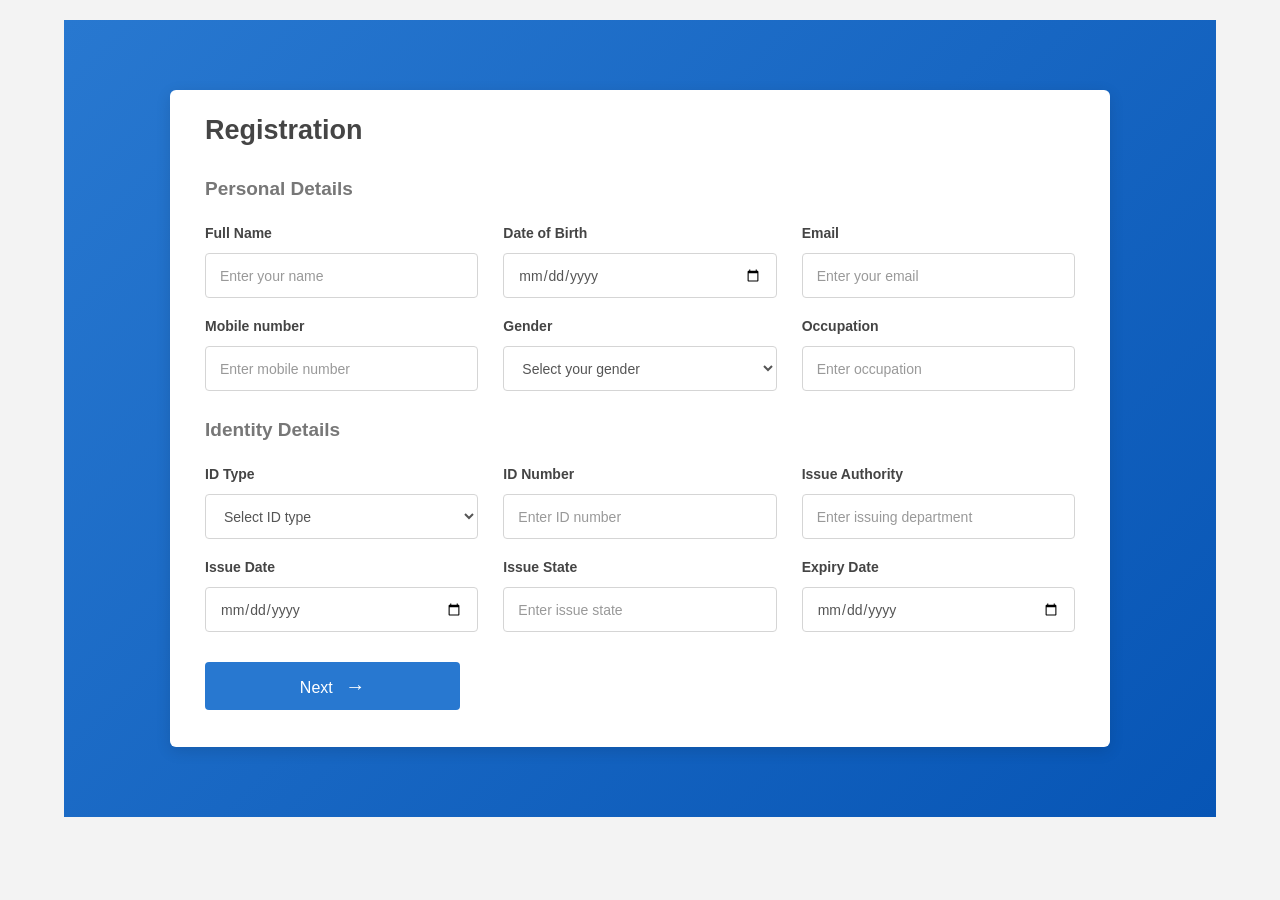
<file: index.html>
<!DOCTYPE html>
<html lang="en">

<head>
    <meta charset="UTF-8">
    <meta name="viewport" content="width=device-width, initial-scale=1.0">
    <title>Registration Form</title>
    <link rel="stylesheet" href="style.css">
</head>

<body>

    <div class="registration-container">
        <div class="registration-card">

            <h2>Registration</h2>

            <form action="#" method="post">

                <!-- Personal Details -->
                <h3>Personal Details</h3>

                <div class="form-grid">

                    <div class="form-group">
                        <label for="fullname">Full Name</label>
                        <input type="text" id="fullname" placeholder="Enter your name" required>
                    </div>

                    <div class="form-group">
                        <label for="dob">Date of Birth</label>
                        <input type="date" id="dob" required>
                    </div>

                    <div class="form-group">
                        <label for="email">Email</label>
                        <input type="email" id="email" placeholder="Enter your email" required>
                    </div>

                    <div class="form-group">
                        <label for="mobile">Mobile number</label>
                        <input type="tel" id="mobile" placeholder="Enter mobile number" pattern="[0-9]{10}"
                            maxlength="10" required>
                    </div>

                    <div class="form-group">
                        <label for="gender">Gender</label>
                        <select id="gender" required>
                            <option value="">Select your gender</option>
                            <option>Male</option>
                            <option>Female</option>
                            <option>Other</option>
                        </select>
                    </div>

                    <div class="form-group">
                        <label for="occupation">Occupation</label>
                        <input type="text" id="occupation" placeholder="Enter occupation" required>
                    </div>

                </div>

                <!-- Identity Details -->
                <h3 class="identity-heading">Identity Details</h3>

                <div class="form-grid">

                    <div class="form-group">
                        <label for="idtype">ID Type</label>
                        <select id="idtype" required>
                            <option value="">Select ID type</option>
                            <option>Aadhaar Card</option>
                            <option>Passport</option>
                            <option>Voter ID</option>
                            <option>Driving Licence</option>
                        </select>
                    </div>

                    <div class="form-group">
                        <label for="idnumber">ID Number</label>
                        <input type="text" id="idnumber" placeholder="Enter ID number" required>
                    </div>

                    <div class="form-group">
                        <label for="authority">Issue Authority</label>
                        <input type="text" id="authority" placeholder="Enter issuing department" required>
                    </div>

                    <div class="form-group">
                        <label for="issuedate">Issue Date</label>
                        <input type="date" id="issuedate" required>
                    </div>

                    <div class="form-group">
                        <label for="state">Issue State</label>
                        <input type="text" id="state" placeholder="Enter issue state" required>
                    </div>

                    <div class="form-group">
                        <label for="expirydate">Expiry Date</label>
                        <input type="date" id="expirydate">
                    </div>

                </div>

                <button type="button" class="next-button" onclick="nextStep()">
                    Next <span>&rarr;</span>
                </button>

                <p id="message"></p>

            </form>

        </div>
    </div>

    <script>
        function nextStep() {
            const form = document.querySelector("form");

            if (form.reportValidity()) {
                document.getElementById("message").textContent =
                    "Details validated successfully!";
            }
        }
    </script>

</body>

</html>
</file>
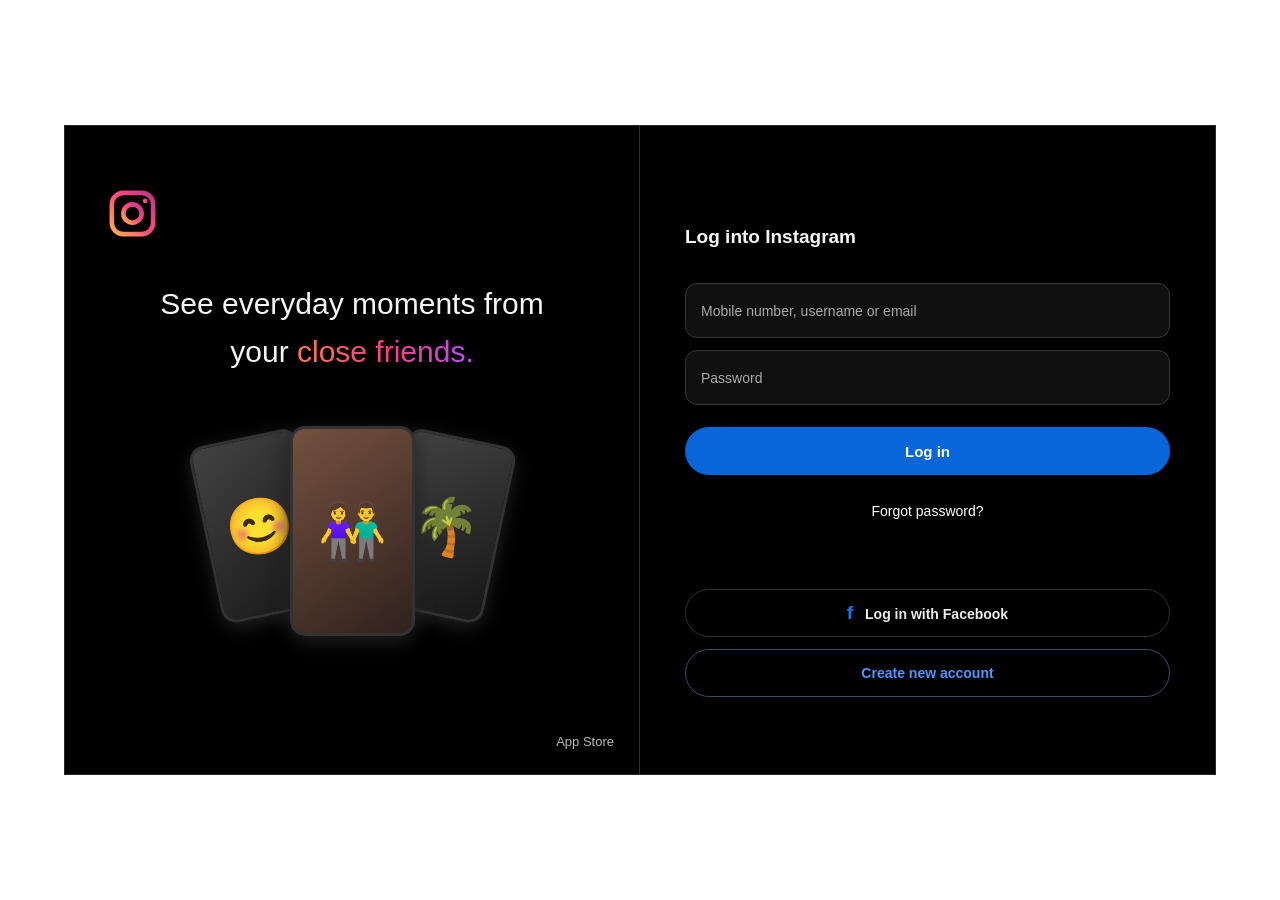
<file: instagram.html>
<!DOCTYPE html>
<html lang="en">

<head>
    <meta charset="UTF-8">
    <meta name="viewport" content="width=device-width, initial-scale=1.0">
    <title>Instagram Login</title>
    <link rel="stylesheet" href="instagram.css">
</head>

<body>

    <div class="container">

        <!-- Left Section -->
        <div class="left-section">

            <div class="logo">
                <svg viewBox="0 0 24 24" width="55" height="55" fill="none" stroke="url(#gradient)" stroke-width="2">
                    <defs>
                        <linearGradient id="gradient" x1="0" y1="1" x2="1" y2="0">
                            <stop offset="0%" stop-color="#ffb347" />
                            <stop offset="50%" stop-color="#ff4b7d" />
                            <stop offset="100%" stop-color="#c13584" />
                        </linearGradient>
                    </defs>
                    <rect x="3" y="3" width="18" height="18" rx="5" />
                    <circle cx="12" cy="12" r="4" />
                    <circle cx="17.5" cy="6.5" r="1" fill="#ff4b7d" stroke="none" />
                </svg>
            </div>

            <h1>
                See everyday moments from<br>
                your <span>close friends.</span>
            </h1>

            <div class="photos">
                <div class="photo photo1">😊</div>
                <div class="photo photo2">👫</div>
                <div class="photo photo3">🌴</div>
            </div>

            <p class="app-store">App Store</p>

        </div>

        <!-- Right Section -->
        <div class="right-section">

            <h3>Log into Instagram</h3>

            <form>
                <input type="text" placeholder="Mobile number, username or email" required>

                <input type="password" placeholder="Password" required>

                <button type="submit" class="login-btn">
                    Log in
                </button>
            </form>

            <a href="#" class="forgot">Forgot password?</a>

            <button class="facebook-btn">
                <span>f</span> Log in with Facebook
            </button>

            <button class="create-btn">
                Create new account
            </button>

        </div>

    </div>

</body>

</html>
</file>
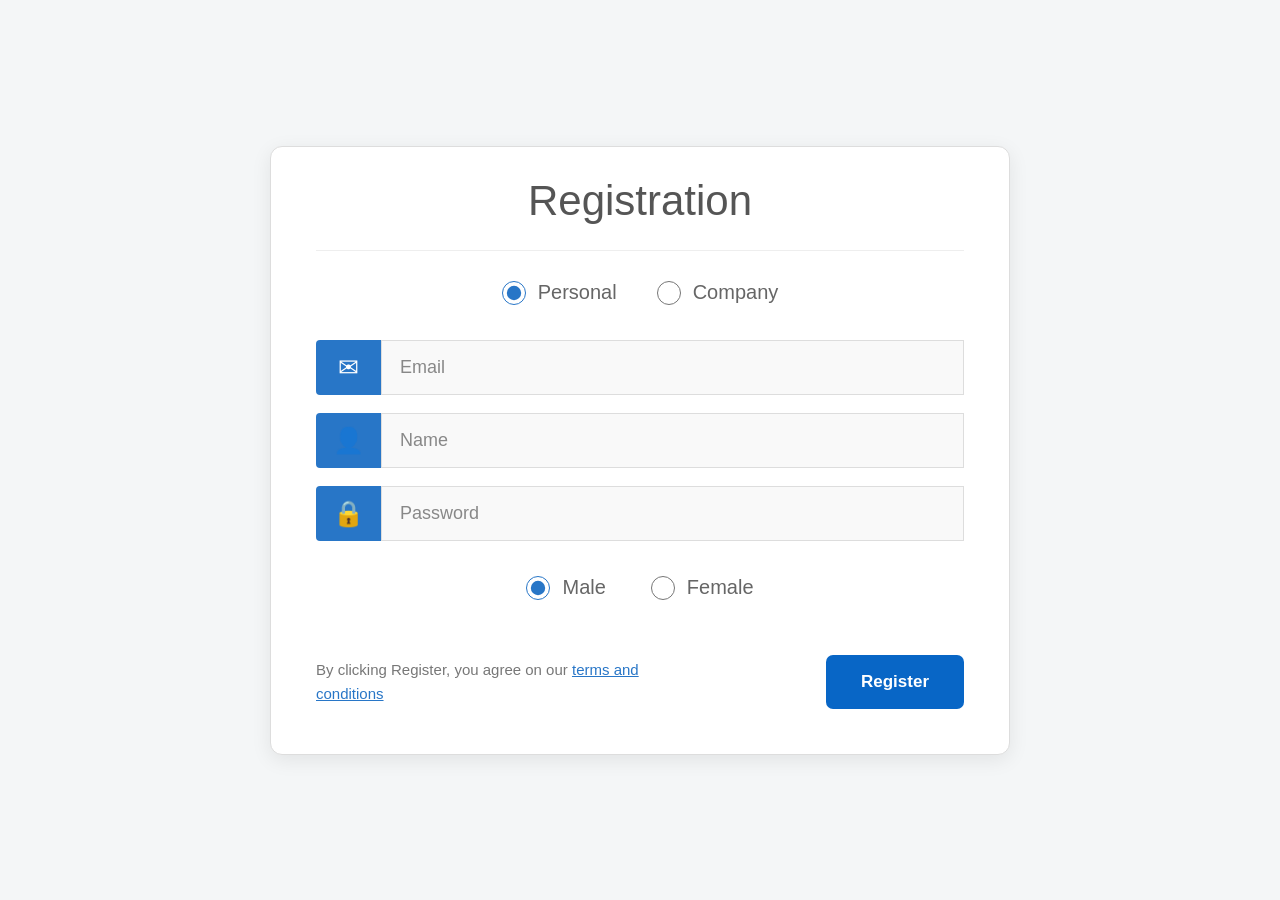
<file: registration.html>
<!DOCTYPE html>
<html lang="en">

<head>
    <meta charset="UTF-8">
    <meta name="viewport" content="width=device-width, initial-scale=1.0">
    <title>Registration Form</title>
    <link rel="stylesheet" href="registration.css">
</head>

<body>

    <div class="registration-box">

        <h1>Registration</h1>

        <form>

            <!-- Registration Type -->
            <div class="options">
                <label>
                    <input type="radio" name="type" value="personal" checked>
                    Personal
                </label>

                <label>
                    <input type="radio" name="type" value="company">
                    Company
                </label>
            </div>

            <!-- Email -->
            <div class="input-group">
                <div class="icon">&#9993;</div>
                <input type="email" placeholder="Email" required>
            </div>

            <!-- Name -->
            <div class="input-group">
                <div class="icon">&#128100;</div>
                <input type="text" placeholder="Name" required>
            </div>

            <!-- Password -->
            <div class="input-group">
                <div class="icon">&#128274;</div>
                <input type="password" placeholder="Password" required>
            </div>

            <!-- Gender -->
            <div class="gender">
                <label>
                    <input type="radio" name="gender" value="male" checked>
                    Male
                </label>

                <label>
                    <input type="radio" name="gender" value="female">
                    Female
                </label>
            </div>

            <!-- Terms and Register -->
            <div class="bottom-section">

                <p>
                    By clicking Register, you agree on our
                    <a href="#">terms and conditions</a>
                </p>

                <button type="submit">Register</button>

            </div>

        </form>

    </div>

</body>

</html>
</file>
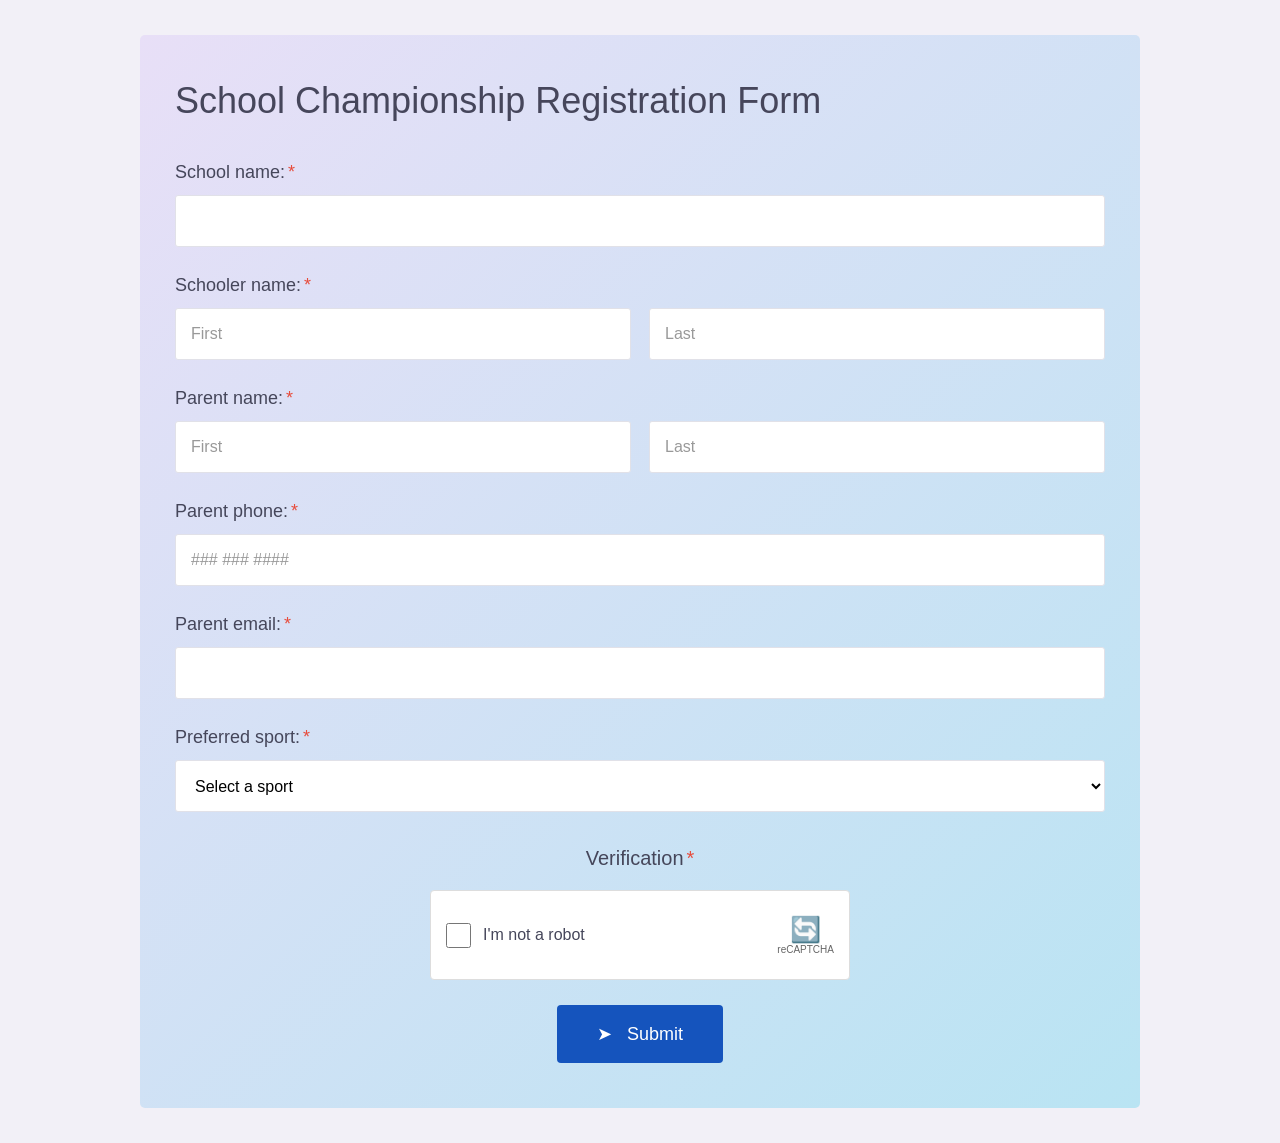
<file: school.html>
<!DOCTYPE html>
<html lang="en">

<head>
    <meta charset="UTF-8">
    <meta name="viewport" content="width=device-width, initial-scale=1.0">
    <title>School Championship Registration</title>
    <link rel="stylesheet" href="school.css">
</head>

<body>

    <div class="form-container">
        <h1>School Championship Registration Form</h1>

        <form action="#" method="post">

            <div class="form-group">
                <label for="school">School name:<span>*</span></label>
                <input type="text" id="school" name="school" required>
            </div>

            <div class="form-group">
                <label>Schooler name:<span>*</span></label>
                <div class="name-fields">
                    <input type="text" name="student_first" placeholder="First" aria-label="Student first name"
                        required>
                    <input type="text" name="student_last" placeholder="Last" aria-label="Student last name" required>
                </div>
            </div>

            <div class="form-group">
                <label>Parent name:<span>*</span></label>
                <div class="name-fields">
                    <input type="text" name="parent_first" placeholder="First" aria-label="Parent first name" required>
                    <input type="text" name="parent_last" placeholder="Last" aria-label="Parent last name" required>
                </div>
            </div>

            <div class="form-group">
                <label for="phone">Parent phone:<span>*</span></label>
                <input type="tel" id="phone" name="phone" placeholder="### ### ####" pattern="[0-9]{10}" maxlength="10"
                    required>
            </div>

            <div class="form-group">
                <label for="email">Parent email:<span>*</span></label>
                <input type="email" id="email" name="email" required>
            </div>

            <div class="form-group">
                <label for="sport">Preferred sport:<span>*</span></label>
                <select id="sport" name="sport" required>
                    <option value="">Select a sport</option>
                    <option value="Cricket">Cricket</option>
                    <option value="Football">Football</option>
                    <option value="Basketball">Basketball</option>
                    <option value="Badminton">Badminton</option>
                    <option value="Volleyball">Volleyball</option>
                    <option value="Athletics">Athletics</option>
                    <option value="Kabaddi">Kabaddi</option>
                </select>
            </div>

            <div class="verification">
                <label>Verification<span>*</span></label>
                <div class="robot-box">
                    <input type="checkbox" id="robot" required>
                    <label for="robot">I'm not a robot</label>
                    <div class="captcha-icon">🔄<small>reCAPTCHA</small></div>
                </div>
            </div>

            <div class="submit-area">
                <button type="submit">➤ &nbsp; Submit</button>
            </div>

        </form>
    </div>

</body>

</html>
</file>
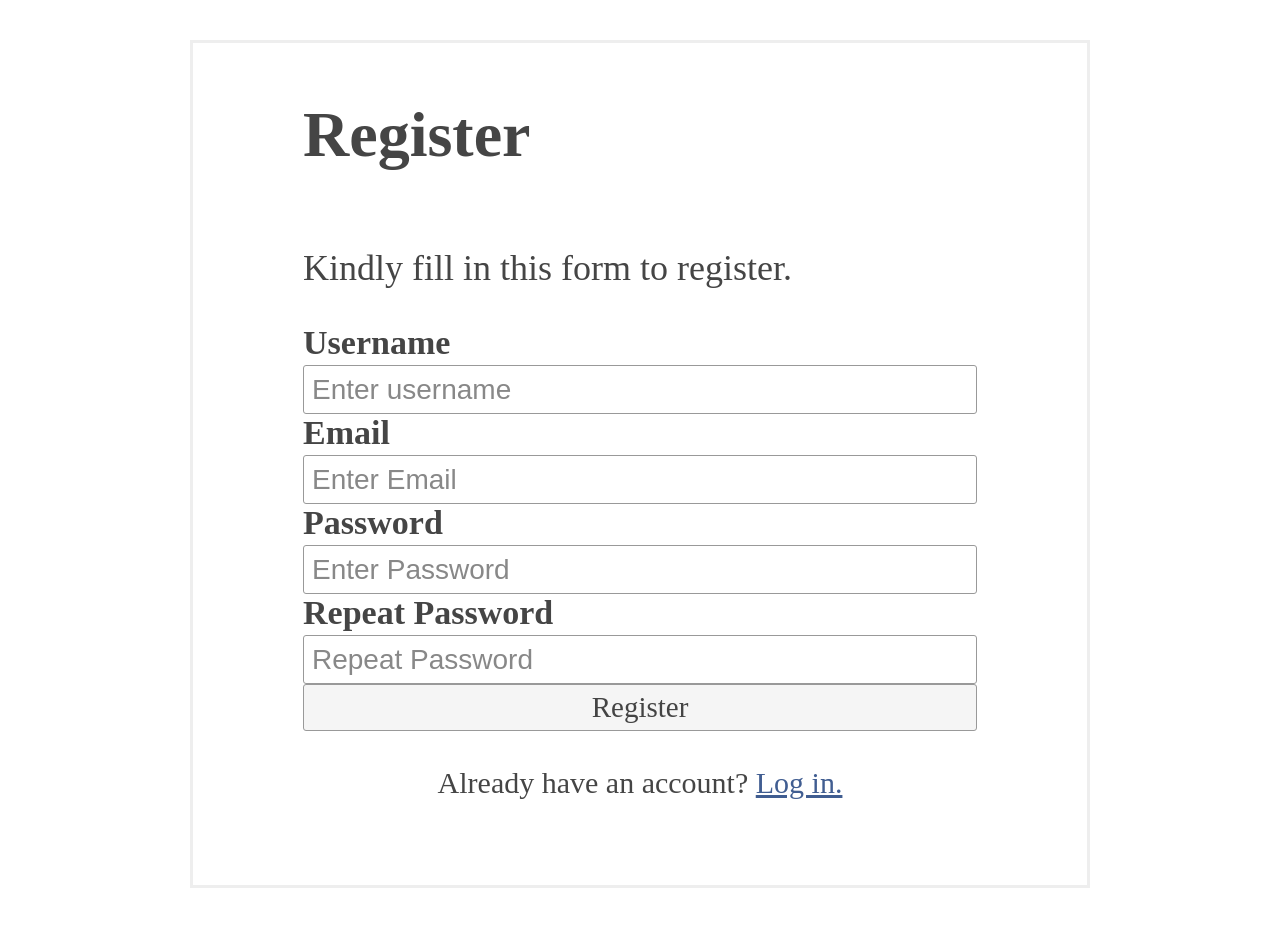
<file: simple.html>
<!DOCTYPE html>
<html lang="en">

<head>
    <meta charset="UTF-8">
    <meta name="viewport" content="width=device-width, initial-scale=1.0">
    <title>Register Form</title>
    <link rel="stylesheet" href="simple.css">
</head>

<body>

    <div class="register-container">

        <h1>Register</h1>

        <p class="description">
            Kindly fill in this form to register.
        </p>

        <form id="registerForm">
            <div><label for="username">Username</label>
                <input type="text" id="username" name="username" placeholder="Enter username" required>
            </div>

            <div><label for="email">Email</label>
                <input type="email" id="email" name="email" placeholder="Enter Email" required>
            </div>


            <label for="password">Password</label>
            <input type="password" id="password" name="password" placeholder="Enter Password" minlength="8" required>

            <label for="repeatPassword">Repeat Password</label>
            <input type="password" id="repeatPassword" name="repeatPassword" placeholder="Repeat Password" minlength="8"
                required>

            <button type="submit" class="register-button">
                Register
            </button>

            <p id="message"></p>

        </form>

        <p class="login-text">
            Already have an account?
            <a href="login.html">Log in.</a>
        </p>

    </div>

    <script>
        const form = document.getElementById("registerForm");

        form.addEventListener("submit", function (event) {
            event.preventDefault();

            const password =
                document.getElementById("password").value;

            const repeatPassword =
                document.getElementById("repeatPassword").value;

            const message = document.getElementById("message");

            if (password !== repeatPassword) {
                message.style.color = "red";
                message.textContent = "Passwords do not match!";
                return;
            }

            message.style.color = "green";
            message.textContent = "Registration form validated successfully!";
        });
    </script>

</body>

</html>
</file>
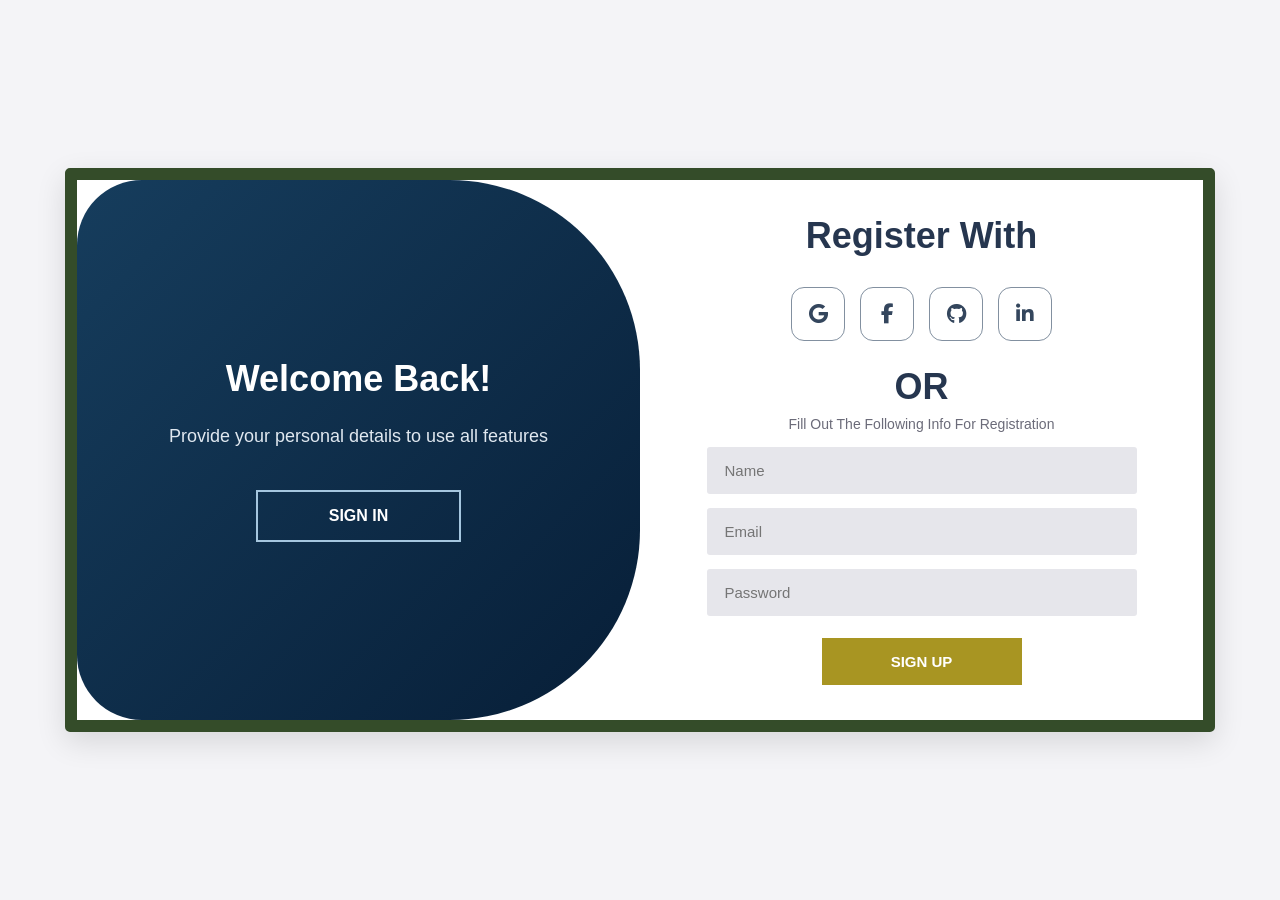
<file: welcome.html>
<!DOCTYPE html>
<html lang="en">

<head>
    <meta charset="UTF-8">
    <meta name="viewport" content="width=device-width, initial-scale=1.0">
    <title>Register Form</title>

    <link rel="stylesheet" href="welcome.css">

    <!-- Font Awesome icons -->
    <link rel="stylesheet" href="https://cdnjs.cloudflare.com/ajax/libs/font-awesome/6.5.0/css/all.min.css">
</head>

<body>

    <div class="container">

        <!-- Left Welcome Panel -->
        <div class="welcome-panel">
            <h1>Welcome Back!</h1>

            <p>
                Provide your personal details to use all
                features
            </p>

            <button class="signin-btn" type="button">
                SIGN IN
            </button>
        </div>

        <!-- Right Registration Panel -->
        <div class="register-panel">

            <h1>Register With</h1>

            <div class="social-icons">
                <a href="#" aria-label="Google">
                    <i class="fa-brands fa-google"></i>
                </a>

                <a href="#" aria-label="Facebook">
                    <i class="fa-brands fa-facebook-f"></i>
                </a>

                <a href="#" aria-label="GitHub">
                    <i class="fa-brands fa-github"></i>
                </a>

                <a href="#" aria-label="LinkedIn">
                    <i class="fa-brands fa-linkedin-in"></i>
                </a>
            </div>

            <h2>OR</h2>

            <p class="form-description">
                Fill Out The Following Info For Registration
            </p>

            <form action="#" method="post">

                <input type="text" name="name" placeholder="Name" autocomplete="name" required>

                <input type="email" name="email" placeholder="Email" autocomplete="email" required>

                <input type="password" name="password" placeholder="Password" autocomplete="new-password" minlength="8"
                    required>

                <button class="signup-btn" type="submit">
                    SIGN UP
                </button>

            </form>
        </div>

    </div>

</body>

</html>
</file>
<file: style.css>
* {
    margin: 0;
    padding: 0;
    box-sizing: border-box;
}

body {
    font-family: Arial, Helvetica, sans-serif;
    background-color: #f3f3f3;
    color: #333;
}

/* Blue background section */
.registration-container {
    width: 90%;
    max-width: 1400px;
    min-height: 750px;
    margin: 20px auto;
    padding: 70px 30px;
    background: linear-gradient(135deg, #2878d0, #0755b5);
    display: flex;
    justify-content: center;
    align-items: center;
}

/* White registration card */
.registration-card {
    width: 100%;
    max-width: 940px;
    background-color: #fff;
    padding: 25px 35px;
    border-radius: 6px;
    box-shadow: 0 4px 15px rgba(0, 0, 0, 0.12);
}

.registration-card h2 {
    font-size: 27px;
    margin-bottom: 32px;
    color: #454545;
}

.registration-card h3 {
    font-size: 19px;
    color: #777;
    margin-bottom: 25px;
    font-weight: 600;
}

.identity-heading {
    margin-top: 28px;
}

/* Three-column form layout */
.form-grid {
    display: grid;
    grid-template-columns: repeat(3, minmax(0, 1fr));
    column-gap: 25px;
    row-gap: 20px;
}

.form-group {
    display: flex;
    flex-direction: column;
    min-width: 0;
}

.form-group label {
    font-size: 14px;
    font-weight: 600;
    margin-bottom: 12px;
    color: #444;
}

.form-group input,
.form-group select {
    width: 100%;
    height: 45px;
    padding: 0 14px;
    border: 1px solid #d5d5d5;
    border-radius: 4px;
    outline: none;
    background-color: #fff;
    color: #555;
    font-family: inherit;
    font-size: 14px;
}

.form-group input::placeholder {
    color: #999;
}

.form-group input:focus,
.form-group select:focus {
    border-color: #2878d0;
    box-shadow: 0 0 4px rgba(40, 120, 208, 0.25);
}

/* Next button */
.next-button {
    width: 255px;
    height: 48px;
    margin-top: 30px;
    border: none;
    border-radius: 4px;
    background-color: #2878d0;
    color: #fff;
    font-size: 16px;
    cursor: pointer;
    transition: background-color 0.3s;
}

.next-button span {
    margin-left: 8px;
    font-size: 20px;
}

.next-button:hover {
    background-color: #145cae;
}

#message {
    margin-top: 12px;
    color: #168447;
    font-size: 14px;
}

/* Tablet and mobile responsive design */
@media (max-width: 768px) {
    .registration-container {
        width: 100%;
        margin: 0;
        padding: 25px 15px;
    }

    .registration-card {
        padding: 22px 18px;
    }

    .form-grid {
        grid-template-columns: repeat(2, minmax(0, 1fr));
        gap: 18px;
    }

    .next-button {
        width: 100%;
    }
}

@media (max-width: 480px) {
    .form-grid {
        grid-template-columns: 1fr;
    }

    .registration-card h2 {
        font-size: 24px;
        margin-bottom: 25px;
    }

    .registration-card h3 {
        font-size: 17px;
    }
}
</file>
<file: instagram.css>
* {
    margin: 0;
    padding: 0;
    box-sizing: border-box;
}

body {
    background: #ffffff;
    font-family: Arial, sans-serif;
    color: #f5f5f5;
    min-height: 100vh;
    display: flex;
    justify-content: center;
    align-items: center;
}

.container {
    width: 90%;
    max-width: 1200px;
    min-height: 650px;
    background: #000;
    display: flex;
    border: 1px solid #262626;
}

/* Left Section */

.left-section {
    width: 50%;
    padding: 60px 40px 30px;
    position: relative;
    border-right: 1px solid #333;
    display: flex;
    flex-direction: column;
    align-items: center;
}

.logo {
    align-self: flex-start;
    margin-bottom: 35px;
}

.left-section h1 {
    font-size: 30px;
    line-height: 1.6;
    text-align: center;
    font-weight: 500;
    margin-bottom: 30px;
}

.left-section h1 span {
    background: linear-gradient(90deg,
            #ff7a45,
            #ff3d81,
            #b84cff);
    -webkit-background-clip: text;
    background-clip: text;
    color: transparent;
}

/* Decorative Photos */

.photos {
    display: flex;
    align-items: center;
    justify-content: center;
    margin-top: 15px;
    height: 220px;
}

.photo {
    width: 110px;
    height: 180px;
    border-radius: 15px;
    display: flex;
    align-items: center;
    justify-content: center;
    font-size: 55px;
    border: 3px solid #333;
    background: linear-gradient(145deg, #424242, #171717);
    box-shadow: 0 5px 20px #222;
}

.photo1 {
    transform: rotate(-12deg) translateX(25px);
}

.photo2 {
    height: 210px;
    width: 125px;
    z-index: 2;
    background: linear-gradient(145deg, #75513f, #30221e);
}

.photo3 {
    transform: rotate(12deg) translateX(-25px);
}

.app-store {
    position: absolute;
    bottom: 25px;
    right: 25px;
    font-size: 13px;
    color: #bbb;
}

/* Right Section */

.right-section {
    width: 50%;
    padding: 100px 45px 35px;
    display: flex;
    flex-direction: column;
    align-items: center;
}

.right-section h3 {
    width: 100%;
    font-size: 19px;
    margin-bottom: 35px;
    font-weight: 600;
}

form {
    width: 100%;
}

input {
    width: 100%;
    height: 55px;
    background: #101010;
    border: 1px solid #363636;
    border-radius: 12px;
    padding: 0 15px;
    color: white;
    font-size: 14px;
    margin-bottom: 12px;
    outline: none;
}

input:focus {
    border-color: #777;
}

input::placeholder {
    color: #aaa;
}

.login-btn {
    width: 100%;
    height: 48px;
    border: none;
    border-radius: 25px;
    margin-top: 10px;
    background: #0866d9;
    color: white;
    font-size: 15px;
    font-weight: bold;
    cursor: pointer;
}

.login-btn:hover {
    background: #1877f2;
}

.forgot {
    color: white;
    text-decoration: none;
    margin: 28px 0 70px;
    font-size: 14px;
}

.facebook-btn,
.create-btn {
    width: 100%;
    height: 48px;
    border-radius: 25px;
    background: transparent;
    border: 1px solid #303030;
    color: #eee;
    font-size: 14px;
    font-weight: bold;
    cursor: pointer;
    margin-bottom: 12px;
}

.facebook-btn span {
    color: #1877f2;
    font-size: 19px;
    margin-right: 8px;
}

.create-btn {
    border-color: #354b70;
    color: #5295ff;
}

/* Mobile Responsive Design */

@media (max-width: 768px) {
    body {
        background: #000;
    }

    .container {
        width: 100%;
        min-height: 100vh;
        border: none;
    }

    .left-section {
        display: none;
    }

    .right-section {
        width: 100%;
        padding: 100px 25px 30px;
        justify-content: center;
    }

    .right-section h3 {
        margin-bottom: 30px;
    }

    .forgot {
        margin-bottom: 60px;
    }
}
</file>
<file: registration.css>
* {
    margin: 0;
    padding: 0;
    box-sizing: border-box;
}

body {
    font-family: Arial, sans-serif;
    background: #f4f6f7;
    min-height: 100vh;
    display: flex;
    justify-content: center;
    align-items: center;
}

/* Registration Box */

.registration-box {
    width: 740px;
    max-width: 95%;
    padding: 30px 45px 45px;
    background: #fff;
    border: 1px solid #ddd;
    border-radius: 12px;
    box-shadow: 0 5px 20px rgba(0, 0, 0, 0.08);
}

/* Heading */

h1 {
    text-align: center;
    font-size: 42px;
    font-weight: 300;
    color: #555;
    padding-bottom: 25px;
    border-bottom: 1px solid #eee;
    margin-bottom: 30px;
}

/* Personal and Company */

.options {
    display: flex;
    justify-content: center;
    gap: 40px;
    margin-bottom: 35px;
}

.options label,
.gender label {
    display: flex;
    align-items: center;
    gap: 12px;
    font-size: 20px;
    color: #666;
    cursor: pointer;
}

input[type="radio"] {
    width: 24px;
    height: 24px;
    accent-color: #2876c7;
    cursor: pointer;
}

/* Input Fields */

.input-group {
    display: flex;
    width: 100%;
    height: 55px;
    margin-bottom: 18px;
}

.icon {
    width: 65px;
    min-width: 65px;
    background: #2876c7;
    color: white;
    display: flex;
    justify-content: center;
    align-items: center;
    font-size: 25px;
    border-radius: 4px 0 0 4px;
}

.input-group input {
    flex: 1;
    min-width: 0;
    border: 1px solid #ddd;
    background: #f9f9f9;
    padding: 0 18px;
    font-size: 18px;
    outline: none;
    color: #333;
}

.input-group input:focus {
    border-color: #2876c7;
    background: white;
}

.input-group input::placeholder {
    color: #888;
}

/* Gender Selection */

.gender {
    display: flex;
    justify-content: center;
    gap: 45px;
    margin: 35px 0 55px;
}

/* Bottom Section */

.bottom-section {
    display: flex;
    align-items: center;
    justify-content: space-between;
    gap: 20px;
}

.bottom-section p {
    width: 55%;
    color: #777;
    font-size: 15px;
    line-height: 1.6;
}

.bottom-section a {
    color: #2876c7;
    text-decoration: underline;
}

button {
    background: #0866c6;
    color: white;
    border: none;
    border-radius: 7px;
    padding: 17px 35px;
    font-size: 17px;
    font-weight: bold;
    cursor: pointer;
}

button:hover {
    background: #064f99;
}

/* Responsive Design */

@media (max-width: 600px) {
    .registration-box {
        padding: 25px 20px;
    }

    h1 {
        font-size: 32px;
    }

    .options {
        gap: 25px;
    }

    .options label,
    .gender label {
        font-size: 16px;
        gap: 8px;
    }

    .gender {
        gap: 25px;
        margin: 30px 0 40px;
    }

    .icon {
        width: 48px;
        min-width: 48px;
    }

    .input-group input {
        font-size: 15px;
        padding: 0 10px;
    }

    .bottom-section {
        flex-direction: column;
        align-items: stretch;
    }

    .bottom-section p {
        width: 100%;
    }

    button {
        width: 100%;
    }
}
</file>
<file: school.css>
* {
    margin: 0;
    padding: 0;
    box-sizing: border-box;
}

body {
    font-family: Arial, Helvetica, sans-serif;
    background: #f2f0f7;
    padding: 35px 15px;
    color: #45465a;
}

.form-container {
    max-width: 1000px;
    width: 100%;
    margin: 0 auto;
    padding: 45px 35px;
    background: linear-gradient(135deg,
            #e8dff7,
            #b9e4f3);
    border-radius: 5px;
}

h1 {
    font-size: 36px;
    font-weight: 400;
    margin-bottom: 40px;
    color: #46465b;
}

.form-group {
    margin-bottom: 28px;
}

.form-group>label,
.verification>label {
    display: block;
    font-size: 18px;
    margin-bottom: 12px;
}

label span {
    color: #e74c3c;
    margin-left: 3px;
}

input[type="text"],
input[type="tel"],
input[type="email"],
select {
    width: 100%;
    height: 52px;
    padding: 12px 15px;
    border: 1px solid #e1e1e8;
    border-radius: 3px;
    background: #fff;
    font-size: 16px;
    outline: none;
}

input:focus,
select:focus {
    border-color: #2876d2;
    box-shadow: 0 0 4px #2876d255;
}

.name-fields {
    display: flex;
    gap: 18px;
}

.name-fields input {
    flex: 1;
    min-width: 0;
}

input::placeholder {
    color: #999;
}

.verification {
    text-align: center;
    margin-top: 35px;
}

.verification>label {
    font-size: 20px;
}

.robot-box {
    width: 420px;
    max-width: 100%;
    min-height: 90px;
    margin: 20px auto;
    padding: 15px;
    background: #fff;
    border: 1px solid #ddd;
    border-radius: 4px;
    display: flex;
    align-items: center;
    gap: 12px;
    text-align: left;
}

.robot-box input {
    width: 25px;
    height: 25px;
    cursor: pointer;
}

.robot-box label {
    font-size: 16px;
    cursor: pointer;
}

.captcha-icon {
    margin-left: auto;
    color: #2876d2;
    font-size: 25px;
    text-align: center;
}

.captcha-icon small {
    display: block;
    font-size: 10px;
    color: #666;
}

.submit-area {
    text-align: center;
    margin-top: 25px;
}

button {
    background: #1554bd;
    color: white;
    border: none;
    padding: 18px 40px;
    border-radius: 4px;
    font-size: 18px;
    cursor: pointer;
    transition: background 0.3s;
}

button:hover {
    background: #0b3d91;
}

@media (max-width: 600px) {
    body {
        padding: 15px 10px;
    }

    .form-container {
        padding: 25px 18px;
    }

    h1 {
        font-size: 27px;
        margin-bottom: 30px;
    }

    .name-fields {
        flex-direction: column;
        gap: 12px;
    }

    .form-group>label {
        font-size: 16px;
    }

    button {
        width: 100%;
    }
}
</file>
<file: simple.css>
* {
    box-sizing: border-box;
}

body {
    margin: 0;
    padding: 20px;
    font-family: Georgia, "Times New Roman", serif;
    color: #454545;
    background-color: #ffffff;
}

.register-container {
    width: 100%;
    max-width: 900px;
    min-height: 800px;
    margin: 20px auto;
    padding: 55px 110px;
    border: 3px solid #eeeeee;
    background-color: #fff;
}

h1 {
    font-size: 64px;
    margin: 0 0 75px;
    font-weight: bold;
}

.description {
    font-size: 36px;
    margin-bottom: 35px;
}

label {
    display: block;
    font-size: 34px;
    font-weight: bold;
    margin-bottom: 3px;
}

input {
    display: block;
    width: 100%;
    height: 49px;
    padding: 5px 8px;
    margin-bottom: 0;
    border: 1px solid #999;
    border-radius: 3px;
    font-family: Arial, sans-serif;
    font-size: 28px;
    outline: none;
}

input:focus {
    border-color: #555;
}

input::placeholder {
    color: #888;
    opacity: 1;
}

.register-button {
    width: 100%;
    height: 47px;
    margin-top: 0;
    border: 1px solid #999;
    border-radius: 3px;
    background-color: #f5f5f5;
    color: #444;
    font-family: Georgia, "Times New Roman", serif;
    font-size: 29px;
    cursor: pointer;
}

.register-button:hover {
    background-color: #e8e8e8;
}

.login-text {
    text-align: center;
    font-size: 30px;
    margin-top: 35px;
}

.login-text a {
    color: #405d91;
    text-decoration: underline;
}

#message {
    font-family: Arial, sans-serif;
    font-size: 15px;
    margin-top: 10px;
}

/* Responsive design for mobile screens */
@media (max-width: 600px) {
    body {
        padding: 10px;
    }

    .register-container {
        min-height: auto;
        padding: 30px 20px;
        margin: 10px auto;
    }

    h1 {
        font-size: 42px;
        margin-bottom: 40px;
    }

    .description {
        font-size: 22px;
        margin-bottom: 30px;
    }

    label {
        font-size: 23px;
    }

    input {
        height: 44px;
        font-size: 18px;
    }

    .register-button {
        height: 44px;
        font-size: 21px;
    }

    .login-text {
        font-size: 19px;
        margin-top: 28px;
    }
}
</file>
<file: welcome.css>
* {
    margin: 0;
    padding: 0;
    box-sizing: border-box;
}

body {
    min-height: 100vh;
    display: flex;
    justify-content: center;
    align-items: center;
    background: #f4f4f7;
    font-family: Arial, Helvetica, sans-serif;
    padding: 25px;
}

/* Main container */
.container {
    width: 100%;
    max-width: 1150px;
    min-height: 530px;
    display: flex;
    background: #ffffff;
    border: 12px solid #344c29;
    border-radius: 5px;
    overflow: hidden;
    box-shadow: 0 10px 30px rgba(0, 0, 0, 0.12);
}

/* Left welcome panel */
.welcome-panel {
    width: 50%;
    background: linear-gradient(135deg, #163d5d, #071e37);
    color: white;
    display: flex;
    flex-direction: column;
    justify-content: center;
    align-items: center;
    text-align: center;
    padding: 45px;
    border-radius: 65px 190px 190px 65px;
}

.welcome-panel h1 {
    font-size: 36px;
    margin-bottom: 22px;
}

.welcome-panel p {
    font-size: 18px;
    line-height: 1.6;
    margin-bottom: 40px;
    max-width: 380px;
    color: #e0e8f0;
}

/* Sign in button */
.signin-btn {
    width: 205px;
    padding: 15px;
    color: white;
    background: transparent;
    border: 2px solid #a5c6df;
    font-size: 16px;
    font-weight: bold;
    cursor: pointer;
    transition: 0.3s;
}

.signin-btn:hover {
    background: white;
    color: #123650;
}

/* Right register panel */
.register-panel {
    width: 50%;
    display: flex;
    flex-direction: column;
    justify-content: center;
    align-items: center;
    padding: 35px;
    text-align: center;
}

.register-panel h1 {
    font-size: 36px;
    color: #26364f;
    margin-bottom: 30px;
}

/* Social icons */
.social-icons {
    display: flex;
    justify-content: center;
    gap: 15px;
    margin-bottom: 25px;
}

.social-icons a {
    width: 54px;
    height: 54px;
    display: flex;
    justify-content: center;
    align-items: center;
    border: 1.5px solid #8290a0;
    border-radius: 13px;
    color: #34465d;
    font-size: 20px;
    text-decoration: none;
    transition: 0.3s;
}

.social-icons a:hover {
    background: #173d5c;
    color: white;
    transform: translateY(-3px);
}

/* OR heading */
.register-panel h2 {
    font-size: 36px;
    color: #26364f;
    margin-bottom: 8px;
}

.form-description {
    color: #6b6b79;
    font-size: 14px;
    margin-bottom: 15px;
}

/* Registration form */
form {
    width: 100%;
    max-width: 430px;
    display: flex;
    flex-direction: column;
    gap: 14px;
}

form input {
    width: 100%;
    padding: 15px 18px;
    border: none;
    outline: none;
    background: #e6e6eb;
    font-size: 15px;
    border-radius: 3px;
    transition: 0.3s;
}

form input:focus {
    box-shadow: 0 0 0 2px #355c87;
    background: #f0f0f5;
}

/* Sign up button */
.signup-btn {
    width: 200px;
    padding: 15px;
    margin: 8px auto 0;
    background: #a89522;
    color: white;
    border: none;
    font-size: 15px;
    font-weight: bold;
    cursor: pointer;
    transition: 0.3s;
}

.signup-btn:hover {
    background: #817019;
}

/* Responsive design */
@media (max-width: 768px) {
    body {
        padding: 15px;
    }

    .container {
        flex-direction: column;
        max-width: 500px;
        border-width: 7px;
    }

    .welcome-panel,
    .register-panel {
        width: 100%;
    }

    .welcome-panel {
        min-height: 300px;
        padding: 30px 20px;
        border-radius: 45px 45px 100px 100px;
    }

    .welcome-panel h1,
    .register-panel h1 {
        font-size: 28px;
    }

    .welcome-panel p {
        font-size: 16px;
        margin-bottom: 25px;
    }

    .register-panel {
        padding: 35px 18px;
    }

    .social-icons {
        gap: 10px;
    }

    .social-icons a {
        width: 45px;
        height: 45px;
    }
}

@media (max-width: 360px) {
    .social-icons {
        gap: 7px;
    }

    .social-icons a {
        width: 40px;
        height: 40px;
    }
}
</file>
